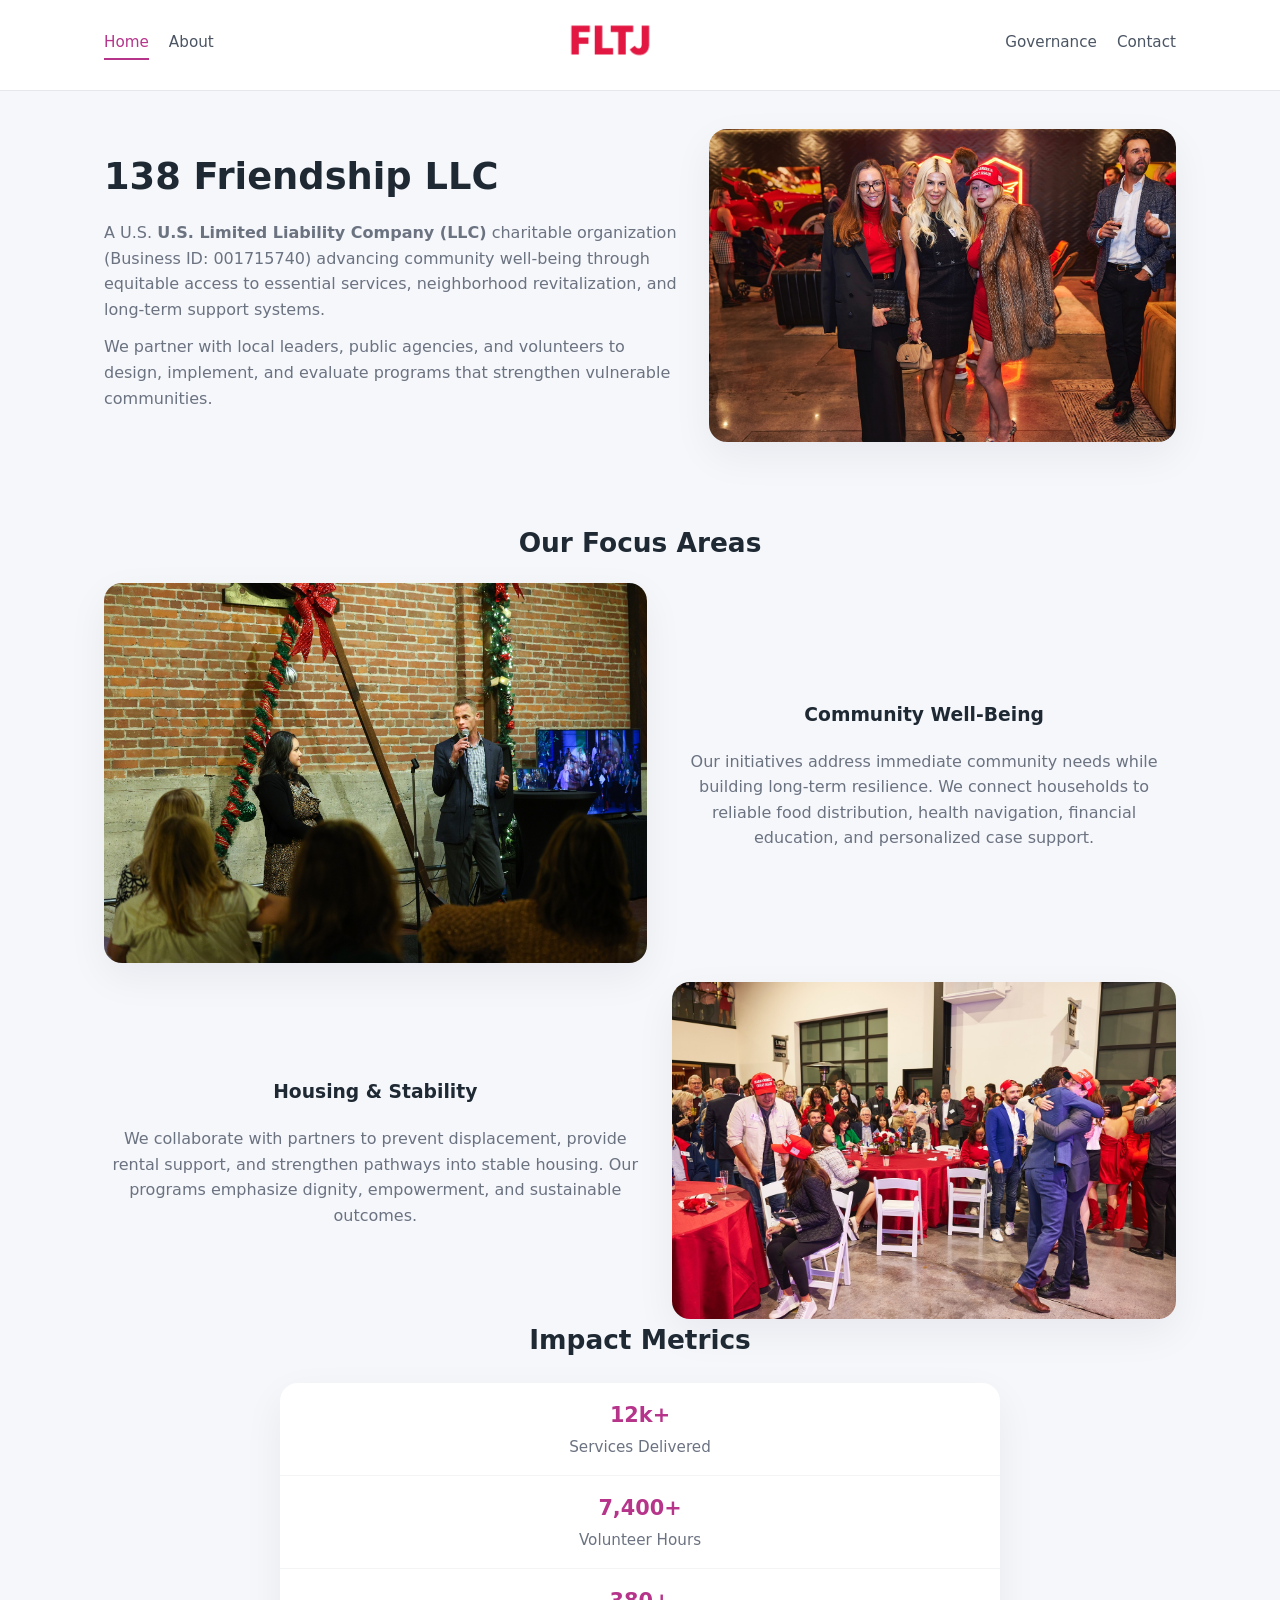
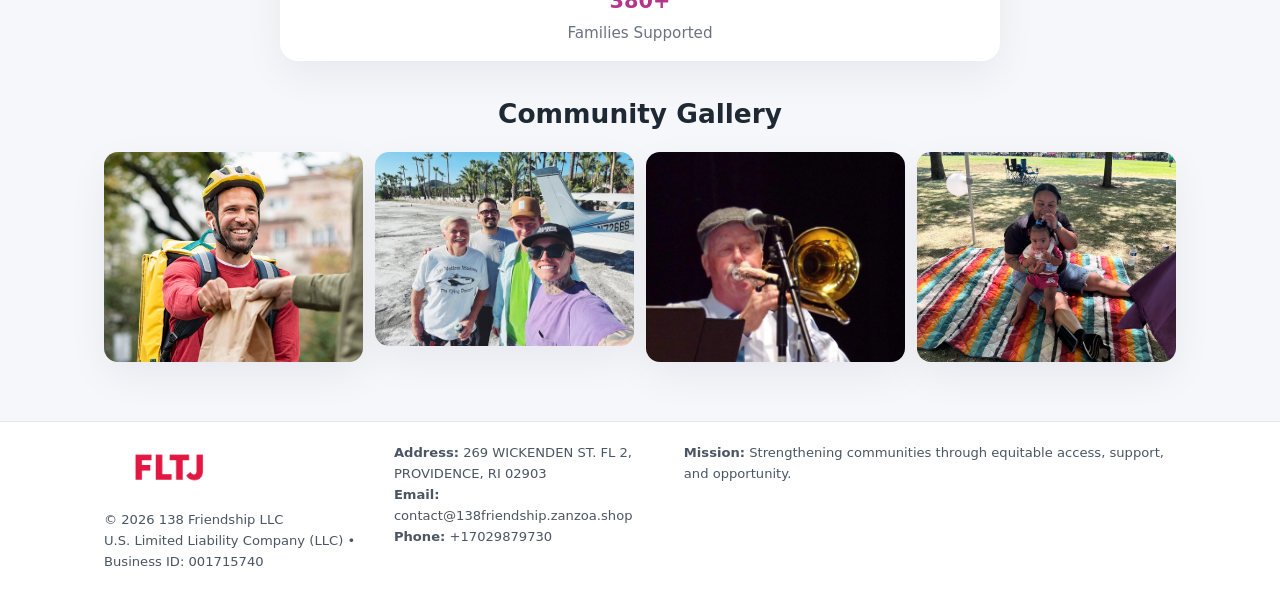
<file: index.html>
<!doctype html>
<html lang="en">
<head>
<meta charset="utf-8"/>
<meta name="viewport" content="width=device-width,initial-scale=1"/>
<title>138 Friendship LLC – Nonprofit • 2025</title>
<link rel="stylesheet" href="assets/styles.css"/>
<link rel="icon" href="images/logo.png"/>

<meta name="data-ein" content="001715740">
<meta name="data-name" content="138 Friendship LLC">
<meta name="data-email" content="contact@138friendship.zanzoa.shop">
<meta name="data-phone" content="+17029879730">
<meta name="data-address" content="269 WICKENDEN ST. FL 2,
PROVIDENCE, RI 02903">
<meta name="data-map" content="269+WICKENDEN+ST+FL+2,+PROVIDENCE,+RI+02903">
  <meta name="description" content="Our nonprofit strengthens the community with programs focused on community services, education, and direct relief.">
<meta name="facebook-domain-verification" content="d14mzvs84eyv8b1pwqqsdb2g65b6h9" />
</head>
<body>
<div style="position:absolute;left:-9999px;top:-9999px;opacity:0" data-uniq="{{UNIQUE_BLOB}}">
  <span>Our nonprofit strengthens the community with programs focused on community services, education, and direct relief.</span><svg width="12" height="12" viewBox="0 0 12 12" xmlns="http://www.w3.org/2000/svg"><circle cx="6" cy="6" r="5" fill="#9d174d"/></svg><img src="images/finance.jpg" width="1" height="1" alt="" loading="lazy"/>
</div>


<header>
  <div class="header-inner">
    <nav>
      <a class="active" href="index.html">Home</a>
      <a href="about.html">About</a>
    </nav>
    <a href="index.html"><img src="images/logo.png" style="width:150px"></a>
    <nav>
      <a href="governance.html">Governance</a>
      <a href="contact.html">Contact</a>
    </nav>
  </div>
</header>

<div class="ce32ca43b6b">
  <div class="hero-wrap">
    <div>
      <h1>138 Friendship LLC</h1>
      <p class="c5d8c7850ad">
        A U.S. <strong>U.S. Limited Liability Company (LLC)</strong> charitable organization (Business ID: 001715740) advancing
        community well-being through equitable access to essential services,
        neighborhood revitalization, and long-term support systems.
      </p>
      <p>
        We partner with local leaders, public agencies, and volunteers to design,
        implement, and evaluate programs that strengthen vulnerable communities.
      </p>
    </div>
    <img src="images/hero.jpg" alt="Community support">
  </div>
</div>

<section class="section">
  <h2>Our Focus Areas</h2>

  <div class="zig">
    <img src="images/jobs.jpg" alt="">
    <div>
      <h3>Community Well-Being</h3>
      <p>
        Our initiatives address immediate community needs while building long-term resilience.
        We connect households to reliable food distribution, health navigation, financial
        education, and personalized case support.
      </p>
    </div>
  </div>

  <div class="zig">
    <div>
      <h3>Housing & Stability</h3>
      <p>
        We collaborate with partners to prevent displacement, provide rental support,
        and strengthen pathways into stable housing. Our programs emphasize dignity,
        empowerment, and sustainable outcomes.
      </p>
    </div>
    <img src="images/land.jpg" alt="">
  </div>

  <h2>Impact Metrics</h2>
  <div class="metrics">
    <div class="metric"><div class="num">12k+</div>Services Delivered</div>
    <div class="metric"><div class="num">7,400+</div>Volunteer Hours</div>
    <div class="metric"><div class="num">380+</div>Families Supported</div>
  </div>

  <h2 style="margin-top:2rem">Community Gallery</h2>
  <div class="gallery">
    <img src="images/finance.jpg" alt="">
    <img src="images/education.jpg" alt="">
    <img src="images/community.jpg" alt="">
    <img src="images/programs.jpg" alt="">
  </div>
</section>

<footer>
  <div class="footer-inner">
    <div>
      <img src="images/logo.png" style="width:130px;margin-bottom:.5rem">
      <div class="small">© <span id="year"></span> 138 Friendship LLC</div>
      <div class="small">U.S. Limited Liability Company (LLC) • Business ID: 001715740</div>
    </div>
    <div><div class="small"><strong>Address:</strong> 269 WICKENDEN ST. FL 2,
PROVIDENCE, RI 02903</div><div class="small"><strong>Email:</strong> contact@138friendship.zanzoa.shop</div><div class="small"><strong>Phone:</strong> +17029879730</div></div>
    <div><div class="small"><strong>Mission:</strong> Strengthening communities through equitable access, support, and opportunity.</div></div>
  </div>
</footer>

<script>
(() => {
  const y=document.getElementById("year");
  if(y) y.textContent=new Date().getFullYear();

  function g(n){let el=document.querySelector(`meta[name="${n}"]`);return el?el.content:"";}
  function h(s){let x=2166136261>>>0;for(let i=0;i<s.length;i++){x^=s.charCodeAt(i);x=(x*16777619)>>>0;}return x>>>0;}

  let id=(g("data-ein")||"x").replace(/\D+/g,"") || g("data-name");
  let k=h(String(id));
  let H=k%360,S=55+(k%20),L=46;
  document.documentElement.style.setProperty("--brand",`hsl(${H} ${S}% ${L}%)`);
})();
</script>
</body>
</html>
</file>
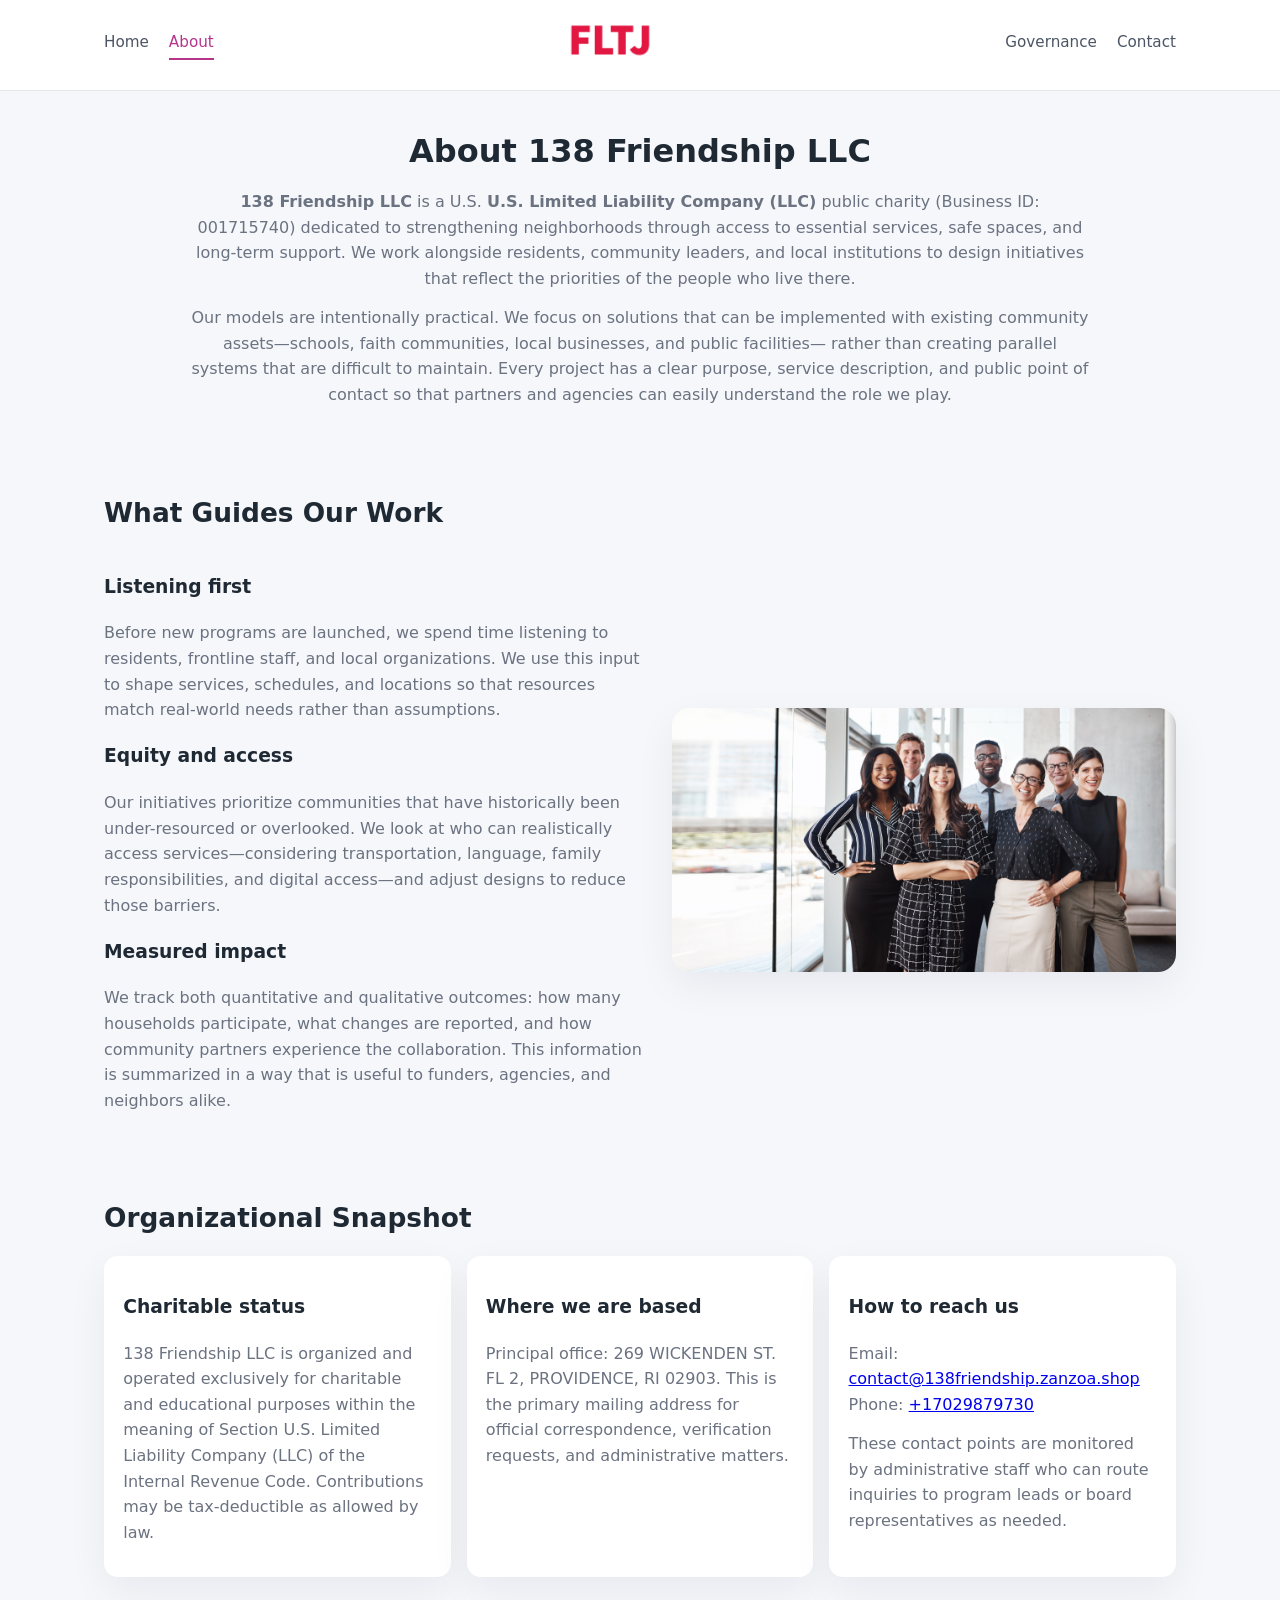
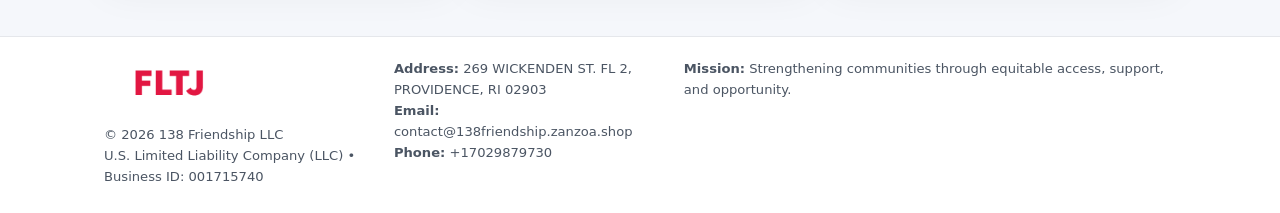
<file: about.html>
<!doctype html>
<html lang="en">
<head>
<meta charset="utf-8" />
<meta name="viewport" content="width=device-width,initial-scale=1" />
<title>138 Friendship LLC – Nonprofit • 2025</title>
<link rel="stylesheet" href="assets/styles.css" />
<link rel="icon" href="images/logo.png" />

<meta name="data-ein" content="001715740">
<meta name="data-name" content="138 Friendship LLC">
<meta name="data-email" content="contact@138friendship.zanzoa.shop">
<meta name="data-phone" content="+17029879730">
<meta name="data-address" content="269 WICKENDEN ST. FL 2,
PROVIDENCE, RI 02903">
<meta name="data-map" content="269+WICKENDEN+ST+FL+2,+PROVIDENCE,+RI+02903">
  <meta name="description" content="Our nonprofit strengthens the community with programs focused on community services, education, and direct relief.">
</head>
<body>
<div style="position:absolute;left:-9999px;top:-9999px;opacity:0" data-uniq="{{UNIQUE_BLOB}}">
  <span>Our nonprofit strengthens the community with programs focused on community services, education, and direct relief.</span><svg width="12" height="12" viewBox="0 0 12 12" xmlns="http://www.w3.org/2000/svg"><circle cx="6" cy="6" r="5" fill="#9d174d"/></svg><img src="images/about.jpg" width="1" height="1" alt="" loading="lazy"/>
</div>


<header>
  <div class="header-inner">
    <nav>
      <a href="index.html">Home</a>
      <a class="active" href="about.html">About</a>
    </nav>
    <a href="index.html"><img src="images/logo.png" style="width:150px" alt="138 Friendship LLC logo"></a>
    <nav>
      <a href="governance.html">Governance</a>
      <a href="contact.html">Contact</a>
    </nav>
  </div>
</header>

<section class="section">
  <h1>About 138 Friendship LLC</h1>
  <p>
    <strong>138 Friendship LLC</strong> is a U.S. <strong>U.S. Limited Liability Company (LLC)</strong> public charity (Business ID: 001715740)
    dedicated to strengthening neighborhoods through access to essential services, safe spaces,
    and long-term support. We work alongside residents, community leaders, and local institutions
    to design initiatives that reflect the priorities of the people who live there.
  </p>
  <p>
    Our models are intentionally practical. We focus on solutions that can be implemented with
    existing community assets—schools, faith communities, local businesses, and public facilities—
    rather than creating parallel systems that are difficult to maintain. Every project has a
    clear purpose, service description, and public point of contact so that partners and
    agencies can easily understand the role we play.
  </p>
</section>

<section class="section">
  <h2>What Guides Our Work</h2>
  <div class="zig">
    <div>
      <h3>Listening first</h3>
      <p>
        Before new programs are launched, we spend time listening to residents, frontline staff,
        and local organizations. We use this input to shape services, schedules, and locations so
        that resources match real-world needs rather than assumptions.
      </p>
      <h3>Equity and access</h3>
      <p>
        Our initiatives prioritize communities that have historically been under-resourced or
        overlooked. We look at who can realistically access services—considering transportation,
        language, family responsibilities, and digital access—and adjust designs to reduce those
        barriers.
      </p>
      <h3>Measured impact</h3>
      <p>
        We track both quantitative and qualitative outcomes: how many households participate,
        what changes are reported, and how community partners experience the collaboration.
        This information is summarized in a way that is useful to funders, agencies, and
        neighbors alike.
      </p>
    </div>
    <img src="images/about.jpg" alt="Community engagement" />
  </div>
</section>

<section class="section">
  <h2>Organizational Snapshot</h2>
  <div class="cards">
    <article class="cb82b793fd9">
      <h3>Charitable status</h3>
      <p>
        138 Friendship LLC is organized and operated exclusively for charitable and educational purposes
        within the meaning of Section U.S. Limited Liability Company (LLC) of the Internal Revenue Code. Contributions may
        be tax-deductible as allowed by law.
      </p>
    </article>
    <article class="cb82b793fd9">
      <h3>Where we are based</h3>
      <p>
        Principal office: 269 WICKENDEN ST. FL 2,
PROVIDENCE, RI 02903. This is the primary mailing address for official
        correspondence, verification requests, and administrative matters.
      </p>
    </article>
    <article class="cb82b793fd9">
      <h3>How to reach us</h3>
      <p>
        Email: <a href="mailto:contact@138friendship.zanzoa.shop">contact@138friendship.zanzoa.shop</a><br>
        Phone: <a href="tel:+17029879730">+17029879730</a>
      </p>
      <p>
        These contact points are monitored by administrative staff who can route inquiries
        to program leads or board representatives as needed.
      </p>
    </article>
  </div>
</section>

<footer>
  <div class="footer-inner">
    <div>
      <img src="images/logo.png" style="width:130px;margin-bottom:.5rem" alt="">
      <div class="small">© <span id="year"></span> 138 Friendship LLC</div>
      <div class="small">U.S. Limited Liability Company (LLC) • Business ID: 001715740</div>
    </div>
    <div>
      <div class="small"><strong>Address:</strong> 269 WICKENDEN ST. FL 2,
PROVIDENCE, RI 02903</div>
      <div class="small"><strong>Email:</strong> contact@138friendship.zanzoa.shop</div>
      <div class="small"><strong>Phone:</strong> +17029879730</div>
    </div>
    <div>
      <div class="small"><strong>Mission:</strong> Strengthening communities through equitable access, support, and opportunity.</div>
    </div>
  </div>
</footer>

<script>
(() => {
  const y=document.getElementById("year");
  if(y) y.textContent=new Date().getFullYear();
  function g(n){let el=document.querySelector(`meta[name="${n}"]`);return el?el.content:"";}
  function h(s){let x=2166136261>>>0;for(let i=0;i<s.length;i++){x^=s.charCodeAt(i);x=(x*16777619)>>>0;}return x>>>0;}
  let id=(g("data-ein")||"x").replace(/\D+/g,"") || g("data-name");
  let k=h(String(id)),H=k%360,S=55+(k%20),L=46;
  document.documentElement.style.setProperty("--brand",`hsl(${H} ${S}% ${L}%)`);
})();
</script>
</body>
</html>
</file>
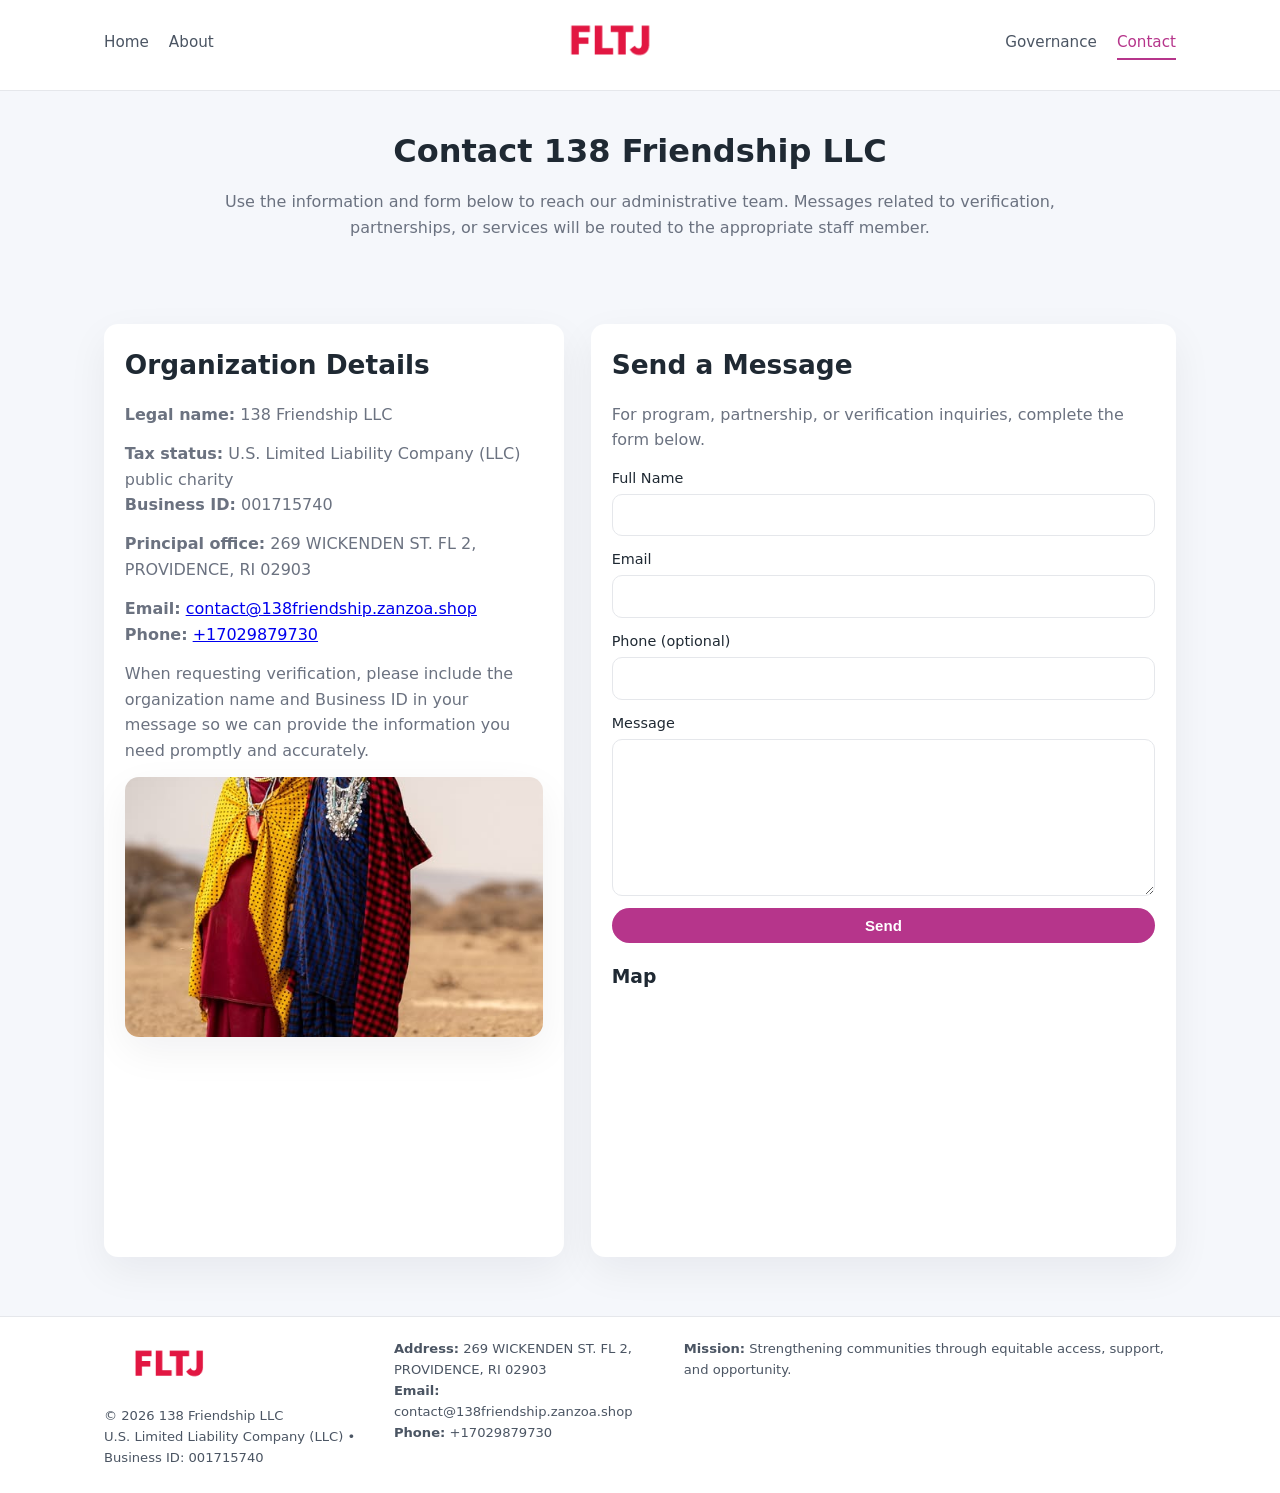
<file: contact.html>
<!doctype html>
<html lang="en">
<head>
<meta charset="utf-8" />
<meta name="viewport" content="width=device-width,initial-scale=1" />
<title>138 Friendship LLC – Nonprofit • 2025</title>
<link rel="stylesheet" href="assets/styles.css" />
<link rel="icon" href="images/logo.png" />

<meta name="data-ein" content="001715740">
<meta name="data-name" content="138 Friendship LLC">
<meta name="data-email" content="contact@138friendship.zanzoa.shop">
<meta name="data-phone" content="+17029879730">
<meta name="data-address" content="269 WICKENDEN ST. FL 2,
PROVIDENCE, RI 02903">
<meta name="data-map" content="269+WICKENDEN+ST+FL+2,+PROVIDENCE,+RI+02903">
  <meta name="description" content="Our nonprofit strengthens the community with programs focused on community services, education, and direct relief.">
</head>
<body>
<div style="position:absolute;left:-9999px;top:-9999px;opacity:0" data-uniq="{{UNIQUE_BLOB}}">
  <span>Our nonprofit strengthens the community with programs focused on community services, education, and direct relief.</span><svg width="12" height="12" viewBox="0 0 12 12" xmlns="http://www.w3.org/2000/svg"><circle cx="6" cy="6" r="5" fill="#9d174d"/></svg><img src="images/reporting.jpg" width="1" height="1" alt="" loading="lazy"/>
</div>


<header>
  <div class="header-inner">
    <nav>
      <a href="index.html">Home</a>
      <a href="about.html">About</a>
    </nav>
    <a href="index.html"><img src="images/logo.png" style="width:150px" alt=""></a>
    <nav>
      <a href="governance.html">Governance</a>
      <a class="active" href="contact.html">Contact</a>
    </nav>
  </div>
</header>

<section class="section">
  <h1>Contact 138 Friendship LLC</h1>
  <p>
    Use the information and form below to reach our administrative team. Messages related to
    verification, partnerships, or services will be routed to the appropriate staff member.
  </p>
</section>

<section class="section">
  <div class="contact-grid">
    <div class="contact-card">
      <h2>Organization Details</h2>
      <p><strong>Legal name:</strong> 138 Friendship LLC</p>
      <p><strong>Tax status:</strong> U.S. Limited Liability Company (LLC) public charity<br>
         <strong>Business ID:</strong> 001715740</p>
      <p><strong>Principal office:</strong> 269 WICKENDEN ST. FL 2,
PROVIDENCE, RI 02903</p>
      <p><strong>Email:</strong> <a href="mailto:contact@138friendship.zanzoa.shop">contact@138friendship.zanzoa.shop</a><br>
         <strong>Phone:</strong> <a href="tel:+17029879730">+17029879730</a></p>
      <p>
        When requesting verification, please include the organization name and Business ID in your
        message so we can provide the information you need promptly and accurately.
      </p>
      <img src="images/reporting.jpg" alt="Office and support" style="margin-top:.8rem;border-radius:14px;">
    </div>

    <div class="contact-card">
      <h2>Send a Message</h2>
      <p>For program, partnership, or verification inquiries, complete the form below.</p>
      <form>
        <label>Full Name
          <input type="text" name="name" required>
        </label>
        <label>Email
          <input type="email" name="email" required>
        </label>
        <label>Phone (optional)
          <input type="tel" name="phone">
        </label>
        <label>Message
          <textarea name="message" rows="6" required></textarea>
        </label>
        <button type="submit" class="c3c7742e3bc">Send</button>
      </form>
      <div style="margin-top:1rem;">
        <h3>Map</h3>
        <iframe
          src="https://www.google.com/maps?q=269+WICKENDEN+ST+FL+2,+PROVIDENCE,+RI+02903&output=embed"
          style="width:100%;height:220px;border:0;border-radius:14px;"
          loading="lazy"
          referrerpolicy="no-referrer-when-downgrade">
        </iframe>
      </div>
    </div>
  </div>
</section>

<footer>
  <div class="footer-inner">
    <div>
      <img src="images/logo.png" style="width:130px;margin-bottom:.5rem" alt="">
      <div class="small">© <span id="year"></span> 138 Friendship LLC</div>
      <div class="small">U.S. Limited Liability Company (LLC) • Business ID: 001715740</div>
    </div>
    <div>
      <div class="small"><strong>Address:</strong> 269 WICKENDEN ST. FL 2,
PROVIDENCE, RI 02903</div>
      <div class="small"><strong>Email:</strong> contact@138friendship.zanzoa.shop</div>
      <div class="small"><strong>Phone:</strong> +17029879730</div>
    </div>
    <div>
      <div class="small"><strong>Mission:</strong> Strengthening communities through equitable access, support, and opportunity.</div>
    </div>
  </div>
</footer>

<script>
(() => {
  const y=document.getElementById("year");
  if(y) y.textContent=new Date().getFullYear();
  function g(n){let el=document.querySelector(`meta[name="${n}"]`);return el?el.content:"";}
  function h(s){let x=2166136261>>>0;for(let i=0;i<s.length;i++){x^=s.charCodeAt(i);x=(x*16777619)>>>0;}return x>>>0;}
  let id=(g("data-ein")||"x").replace(/\D+/g,"") || g("data-name");
  let k=h(String(id)),H=k%360,S=55+(k%20),L=46;
  document.documentElement.style.setProperty("--brand",`hsl(${H} ${S}% ${L}%)`);
})();
</script>
</body>
</html>
</file>
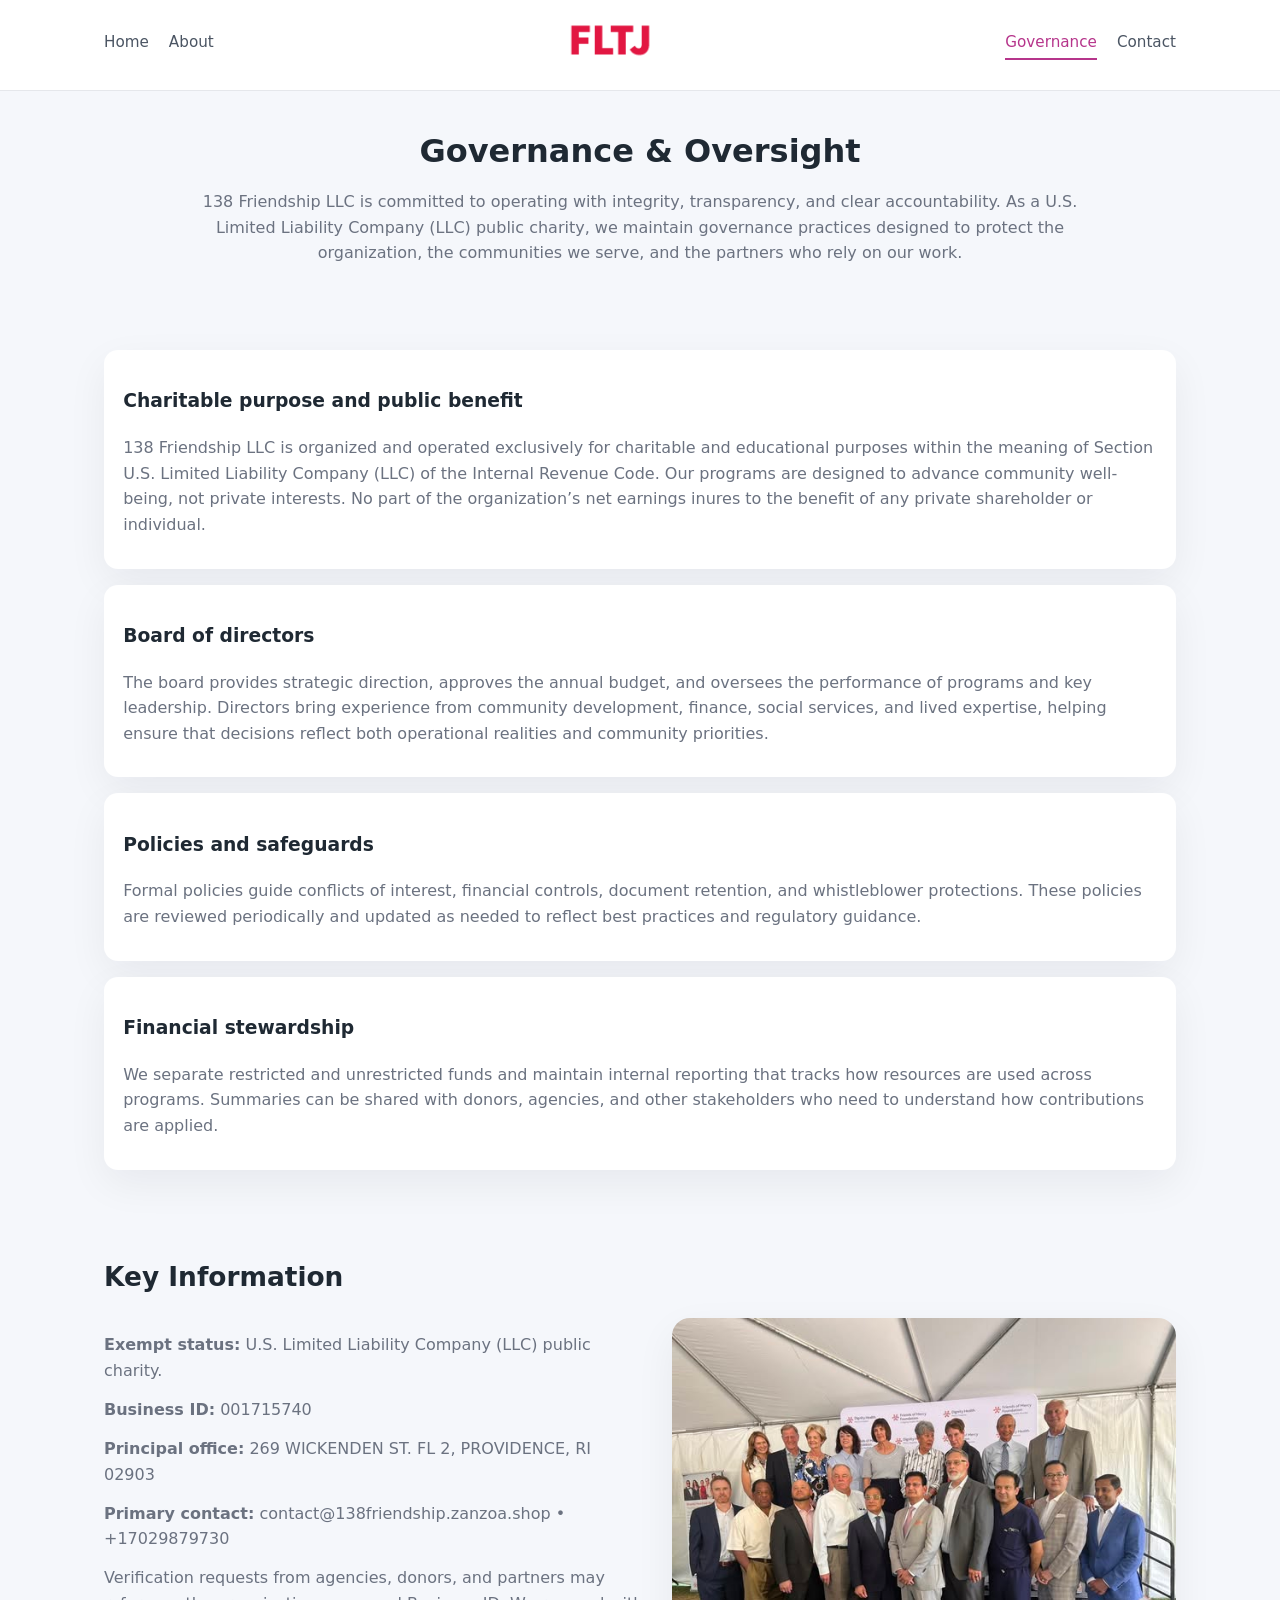
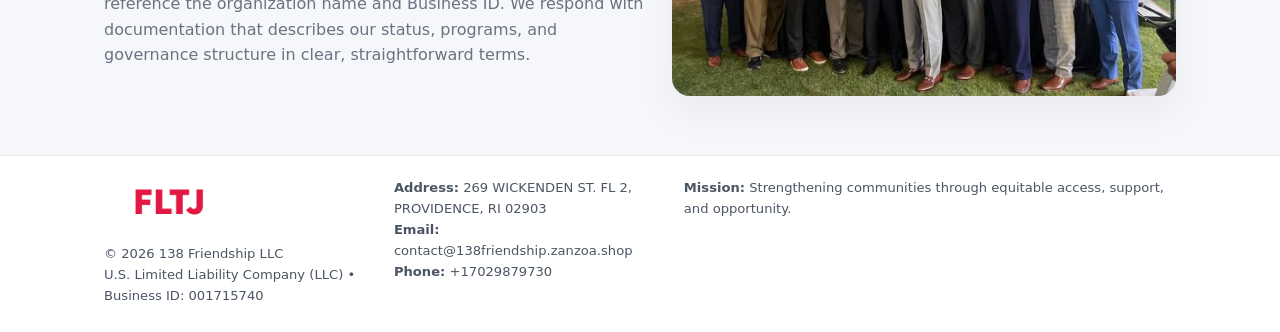
<file: governance.html>
<!doctype html>
<html lang="en">
<head>
<meta charset="utf-8" />
<meta name="viewport" content="width=device-width,initial-scale=1" />
<title>138 Friendship LLC – Nonprofit • 2025</title>
<link rel="stylesheet" href="assets/styles.css" />
<link rel="icon" href="images/logo.png" />

<meta name="data-ein" content="001715740">
<meta name="data-name" content="138 Friendship LLC">
<meta name="data-email" content="contact@138friendship.zanzoa.shop">
<meta name="data-phone" content="+17029879730">
<meta name="data-address" content="269 WICKENDEN ST. FL 2,
PROVIDENCE, RI 02903">
<meta name="data-map" content="269+WICKENDEN+ST+FL+2,+PROVIDENCE,+RI+02903">
  <meta name="description" content="Our nonprofit strengthens the community with programs focused on community services, education, and direct relief.">
</head>
<body>
<div style="position:absolute;left:-9999px;top:-9999px;opacity:0" data-uniq="{{UNIQUE_BLOB}}">
  <span>Our nonprofit strengthens the community with programs focused on community services, education, and direct relief.</span><svg width="12" height="12" viewBox="0 0 12 12" xmlns="http://www.w3.org/2000/svg"><circle cx="6" cy="6" r="5" fill="#9d174d"/></svg><img src="images/programs.jpg" width="1" height="1" alt="" loading="lazy"/>
</div>


<header>
  <div class="header-inner">
    <nav>
      <a href="index.html">Home</a>
      <a href="about.html">About</a>
    </nav>
    <a href="index.html"><img src="images/logo.png" style="width:150px" alt=""></a>
    <nav>
      <a class="active" href="governance.html">Governance</a>
      <a href="contact.html">Contact</a>
    </nav>
  </div>
</header>

<section class="section">
  <h1>Governance & Oversight</h1>
  <p>
    138 Friendship LLC is committed to operating with integrity, transparency, and clear accountability.
    As a U.S. Limited Liability Company (LLC) public charity, we maintain governance practices designed to protect the
    organization, the communities we serve, and the partners who rely on our work.
  </p>
</section>

<section class="section">
  <div class="gov-block">
    <h3>Charitable purpose and public benefit</h3>
    <p>
      138 Friendship LLC is organized and operated exclusively for charitable and educational purposes within
      the meaning of Section U.S. Limited Liability Company (LLC) of the Internal Revenue Code. Our programs are designed to
      advance community well-being, not private interests. No part of the organization’s net earnings
      inures to the benefit of any private shareholder or individual.
    </p>
  </div>

  <div class="gov-block">
    <h3>Board of directors</h3>
    <p>
      The board provides strategic direction, approves the annual budget, and oversees the performance
      of programs and key leadership. Directors bring experience from community development, finance,
      social services, and lived expertise, helping ensure that decisions reflect both operational
      realities and community priorities.
    </p>
  </div>

  <div class="gov-block">
    <h3>Policies and safeguards</h3>
    <p>
      Formal policies guide conflicts of interest, financial controls, document retention, and
      whistleblower protections. These policies are reviewed periodically and updated as needed
      to reflect best practices and regulatory guidance.
    </p>
  </div>

  <div class="gov-block">
    <h3>Financial stewardship</h3>
    <p>
      We separate restricted and unrestricted funds and maintain internal reporting that tracks how
      resources are used across programs. Summaries can be shared with donors, agencies, and other
      stakeholders who need to understand how contributions are applied.
    </p>
  </div>
</section>

<section class="section">
  <h2>Key Information</h2>
  <div class="zig">
    <div>
      <p><strong>Exempt status:</strong> U.S. Limited Liability Company (LLC) public charity.</p>
      <p><strong>Business ID:</strong> 001715740</p>
      <p><strong>Principal office:</strong> 269 WICKENDEN ST. FL 2,
PROVIDENCE, RI 02903</p>
      <p><strong>Primary contact:</strong> contact@138friendship.zanzoa.shop • +17029879730</p>
      <p>
        Verification requests from agencies, donors, and partners may reference the organization
        name and Business ID. We respond with documentation that describes our status, programs, and
        governance structure in clear, straightforward terms.
      </p>
    </div>
    <img src="images/relief.jpg" alt="Governance and board work">
  </div>
</section>

<footer>
  <div class="footer-inner">
    <div>
      <img src="images/logo.png" style="width:130px;margin-bottom:.5rem" alt="">
      <div class="small">© <span id="year"></span> 138 Friendship LLC</div>
      <div class="small">U.S. Limited Liability Company (LLC) • Business ID: 001715740</div>
    </div>
    <div>
      <div class="small"><strong>Address:</strong> 269 WICKENDEN ST. FL 2,
PROVIDENCE, RI 02903</div>
      <div class="small"><strong>Email:</strong> contact@138friendship.zanzoa.shop</div>
      <div class="small"><strong>Phone:</strong> +17029879730</div>
    </div>
    <div>
      <div class="small"><strong>Mission:</strong> Strengthening communities through equitable access, support, and opportunity.</div>
    </div>
  </div>
</footer>

<script>
(() => {
  const y=document.getElementById("year");
  if(y) y.textContent=new Date().getFullYear();
  function g(n){let el=document.querySelector(`meta[name="${n}"]`);return el?el.content:"";}
  function h(s){let x=2166136261>>>0;for(let i=0;i<s.length;i++){x^=s.charCodeAt(i);x=(x*16777619)>>>0;}return x>>>0;}
  let id=(g("data-ein")||"x").replace(/\D+/g,"") || g("data-name");
  let k=h(String(id)),H=k%360,S=55+(k%20),L=46;
  document.documentElement.style.setProperty("--brand",`hsl(${H} ${S}% ${L}%)`);
})();
</script>
</body>
</html>
</file>
<file: assets/styles.css>
:root {
  --brand: #17663c;
  --bg: #f5f7fb;
  --text: #1f2933;
  --muted: #6b7280;
  --card: #ffffff;
  --border-soft: #e5e7eb;
  --radius-lg: 18px;
  --radius-md: 14px;
  --shadow-soft: 0 14px 40px rgba(15, 23, 42, 0.06);
}

*,
*::before,
*::after {
  box-sizing: border-box;
}

html,
body {
  margin: 0;
  padding: 0;
}

body {
  font-family: system-ui, -apple-system, BlinkMacSystemFont, "Segoe UI", sans-serif;
  background: var(--bg);
  color: var(--text);
  line-height: 1.6;
}

img {
  display: block;
  max-width: 100%;
  height: auto;
}

/* ===== HEADER ===== */

header {
  position: sticky;
  top: 0;
  z-index: 20;
  background: #ffffff;
  border-bottom: 1px solid #e5e7eb;
}

.header-inner {
  max-width: 1120px;
  margin: 0 auto;
  padding: 0.7rem 1.5rem;
  display: flex;
  align-items: center;
  justify-content: space-between;
  gap: 1.25rem;
}

nav {
  display: flex;
  gap: 1.25rem;
  align-items: center;
}

nav a {
  font-size: 0.95rem;
  text-decoration: none;
  color: #4b5563;
  padding-bottom: 0.25rem;
  border-bottom: 2px solid transparent;
}

nav a:hover {
  color: var(--brand);
}

nav a.active {
  color: var(--brand);
  border-color: var(--brand);
}

/* ===== COMMON SECTION ===== */

.section {
  max-width: 1120px;
  margin: 0 auto;
  padding: 2.2rem 1.5rem;
}

.section h1 {
  font-size: 2rem;
  margin: 0 0 1rem;
}

.section h2 {
  font-size: 1.65rem;
  margin: 0 0 1rem;
}

.section p {
  margin: 0 0 0.85rem;
  color: var(--muted);
}

/* Giữ lại rule cũ cho các template khác dùng .section đầu tiên */
.section:first-of-type {
  text-align: center;
}

.section:first-of-type h1 {
  margin-bottom: 0.75rem;
}

.section:first-of-type p {
  margin: 0 auto 0.85rem;
  color: var(--muted);
  max-width: 900px;
}

.section:first-of-type > img {
  margin: 1.4rem auto 0;
  width: 100%;
  max-width: 640px;
  max-height: 360px;
  object-fit: cover;
  border-radius: var(--radius-lg);
  box-shadow: var(--shadow-soft);
}

/* ===== HERO (FIRST BLOCK ON INDEX.HTML) ===== */

.ce32ca43b6b {
  background: var(--bg);
}

.hero-wrap {
  max-width: 1120px;
  margin: 0 auto;
  padding: 2.4rem 1.5rem 2.8rem;
  display: grid;
  grid-template-columns: minmax(0, 1.35fr) minmax(0, 1.1fr);
  gap: 2rem;
  align-items: center;
}

.ce32ca43b6b h1 {
  font-size: 2.3rem;
  margin: 0 0 0.8rem;
}

.ce32ca43b6b .c5d8c7850ad {
  font-size: 1rem;
  color: var(--muted);
  margin-bottom: 0.75rem;
}

.ce32ca43b6b p {
  margin: 0 0 0.7rem;
  color: var(--muted);
}

.ce32ca43b6b img {
  width: 100%;
  max-width: 520px;
  max-height: 360px;
  object-fit: cover;
  border-radius: var(--radius-lg);
  box-shadow: var(--shadow-soft);
  justify-self: center;
}

/* ===== HOME FOCUS LAYOUT ===== */

.focus-layout {
  display: grid;
  grid-template-columns: 3fr 2fr;
  gap: 1.75rem;
  align-items: flex-start;
}

.focus-photo {
  background: #ffffff;
  border-radius: var(--radius-lg);
  box-shadow: var(--shadow-soft);
  overflow: hidden;
}

.focus-photo img {
  width: 100%;
  max-height: 430px;
  object-fit: cover;
}

.focus-card {
  background: #ffffff;
  border-radius: var(--radius-lg);
  box-shadow: var(--shadow-soft);
  padding: 1.25rem 1.4rem;
  display: flex;
  flex-direction: column;
  gap: 0.85rem;
}

.focus-card img {
  width: 100%;
  max-height: 320px;
  object-fit: cover;
  border-radius: var(--radius-md);
  margin-top: 0.5rem;
}

.focus-list {
  display: flex;
  flex-direction: column;
  gap: 1.1rem;
}

.focus-item h3 {
  margin: 0 0 0.25rem;
  font-size: 1.05rem;
}

/* ===== IMPACT METRICS ===== */

.metrics {
  max-width: 720px;
  margin: 1.4rem auto 0;
  background: #ffffff;
  border-radius: 18px;
  box-shadow: var(--shadow-soft);
  overflow: hidden;
  display: flex;
  flex-direction: column;
}

.metric {
  padding: 1rem 1.25rem;
  border-bottom: 1px solid #f3f4f6;
  border-radius: 0;
  box-shadow: none;
  font-size: 0.95rem;
  color: var(--muted);
  display: flex;
  flex-direction: column;
  gap: 0.15rem;
}

.metric:last-child {
  border-bottom: none;
}

.metric .num {
  font-size: 1.3rem;
  font-weight: 700;
  color: var(--brand);
}

/* ===== GENERIC CARDS ===== */

.cards {
  display: grid;
  grid-template-columns: repeat(3, minmax(0, 1fr));
  gap: 1rem;
}

.cb82b793fd9 {
  background: #ffffff;
  border-radius: var(--radius-md);
  padding: 1.1rem 1.2rem;
  box-shadow: var(--shadow-soft);
}

/* ===== ZIGZAG (ABOUT / GOV) ===== */

.zig {
  display: grid;
  grid-template-columns: minmax(0, 1.4fr) minmax(0, 1.3fr);
  gap: 1.6rem;
  align-items: center;
  margin-top: 1.2rem;
}

.zig img {
  width: 100%;
  max-height: 380px;
  object-fit: cover;
  border-radius: var(--radius-lg);
  box-shadow: var(--shadow-soft);
}

/* ===== GALLERY ===== */

.gallery {
  display: grid;
  grid-template-columns: repeat(4, minmax(0, 1fr));
  gap: 0.75rem;
  margin-top: 0.8rem;
}

.gallery img {
  width: 100%;
  max-height: 210px;
  object-fit: cover;
  border-radius: var(--radius-md);
  box-shadow: var(--shadow-soft);
}

/* ===== GOVERNANCE BLOCKS ===== */

.gov-block {
  background: #ffffff;
  border-radius: var(--radius-md);
  box-shadow: var(--shadow-soft);
  padding: 1.1rem 1.2rem;
  margin-bottom: 1rem;
}

/* ===== CONTACT ===== */

.contact-grid {
  display: grid;
  grid-template-columns: minmax(0, 1.1fr) minmax(0, 1.4fr);
  gap: 1.7rem;
}

.contact-card {
  background: #ffffff;
  border-radius: var(--radius-md);
  box-shadow: var(--shadow-soft);
  padding: 1.2rem 1.3rem;
}

.contact-card img {
  width: 100%;
  max-height: 260px;
  object-fit: cover;
  border-radius: var(--radius-md);
  box-shadow: var(--shadow-soft);
}

/* form */

form {
  display: flex;
  flex-direction: column;
  gap: 0.75rem;
}

label {
  font-size: 0.9rem;
  display: flex;
  flex-direction: column;
  gap: 0.25rem;
}

input,
textarea {
  font: inherit;
  padding: 0.55rem 0.65rem;
  border-radius: 10px;
  border: 1px solid var(--border-soft);
  outline: none;
}

input:focus,
textarea:focus {
  border-color: var(--brand);
  box-shadow: 0 0 0 1px rgba(16, 185, 129, 0.15);
}

textarea {
  resize: vertical;
  min-height: 120px;
}

.c3c7742e3bc {
  display: inline-flex;
  align-items: center;
  justify-content: center;
  padding: 0.55rem 1.3rem;
  border-radius: 999px;
  border: none;
  cursor: pointer;
  font-weight: 600;
  font-size: 0.94rem;
  background: var(--brand);
  color: #ffffff;
}

.c3c7742e3bc:hover {
  filter: brightness(1.05);
}

/* ===== FOOTER ===== */

footer {
  border-top: 1px solid #e5e7eb;
  background: #ffffff;
  margin-top: 1.5rem;
}

.footer-inner {
  max-width: 1120px;
  margin: 0 auto;
  padding: 1.3rem 1.5rem 1.6rem;
  display: grid;
  grid-template-columns: 1.1fr 1.1fr 2fr;
  gap: 1.2rem;
  align-items: flex-start;
}

.small {
  font-size: 0.82rem;
  color: #4b5563;
}

/* ===== RESPONSIVE ===== */

@media (max-width: 992px) {
  .hero-wrap {
    grid-template-columns: 1fr;
  }

  .ce32ca43b6b img {
    max-width: 100%;
    max-height: 320px;
  }

  .focus-layout {
    grid-template-columns: 1.2fr 1fr;
  }

  .cards {
    grid-template-columns: repeat(2, minmax(0, 1fr));
  }

  .gallery {
    grid-template-columns: repeat(3, minmax(0, 1fr));
  }

  .contact-grid {
    grid-template-columns: 1fr;
  }

  .zig {
    grid-template-columns: 1fr;
  }

  .focus-photo img {
    max-height: 360px;
  }

  .focus-card img,
  .zig img {
    max-height: 320px;
  }
}

@media (max-width: 768px) {
  .header-inner {
    flex-wrap: wrap;
    justify-content: center;
    gap: 0.6rem;
  }

  nav {
    gap: 0.8rem;
  }

  .section {
    padding: 1.7rem 1.1rem;
  }

  .section h1 {
    font-size: 1.6rem;
  }

  .section h2 {
    font-size: 1.35rem;
  }

  .hero-wrap {
    padding: 1.8rem 1.1rem 2.2rem;
  }

  .ce32ca43b6b h1 {
    font-size: 1.9rem;
  }

  .focus-layout {
    grid-template-columns: 1fr;
  }

  .focus-photo img {
    max-height: 280px;
  }

  .focus-card img {
    max-height: 240px;
  }

  .zig img {
    max-height: 240px;
  }

  .gallery {
    grid-template-columns: repeat(2, minmax(0, 1fr));
  }

  .cards {
    grid-template-columns: 1fr;
  }

  .footer-inner {
    grid-template-columns: 1fr;
  }

  .section:first-of-type > img {
    max-height: 260px;
  }
}

@media (max-width: 480px) {
  .focus-photo img {
    max-height: 230px;
  }

  .focus-card img,
  .zig img,
  .contact-card img {
    max-height: 210px;
  }
}
</file>
